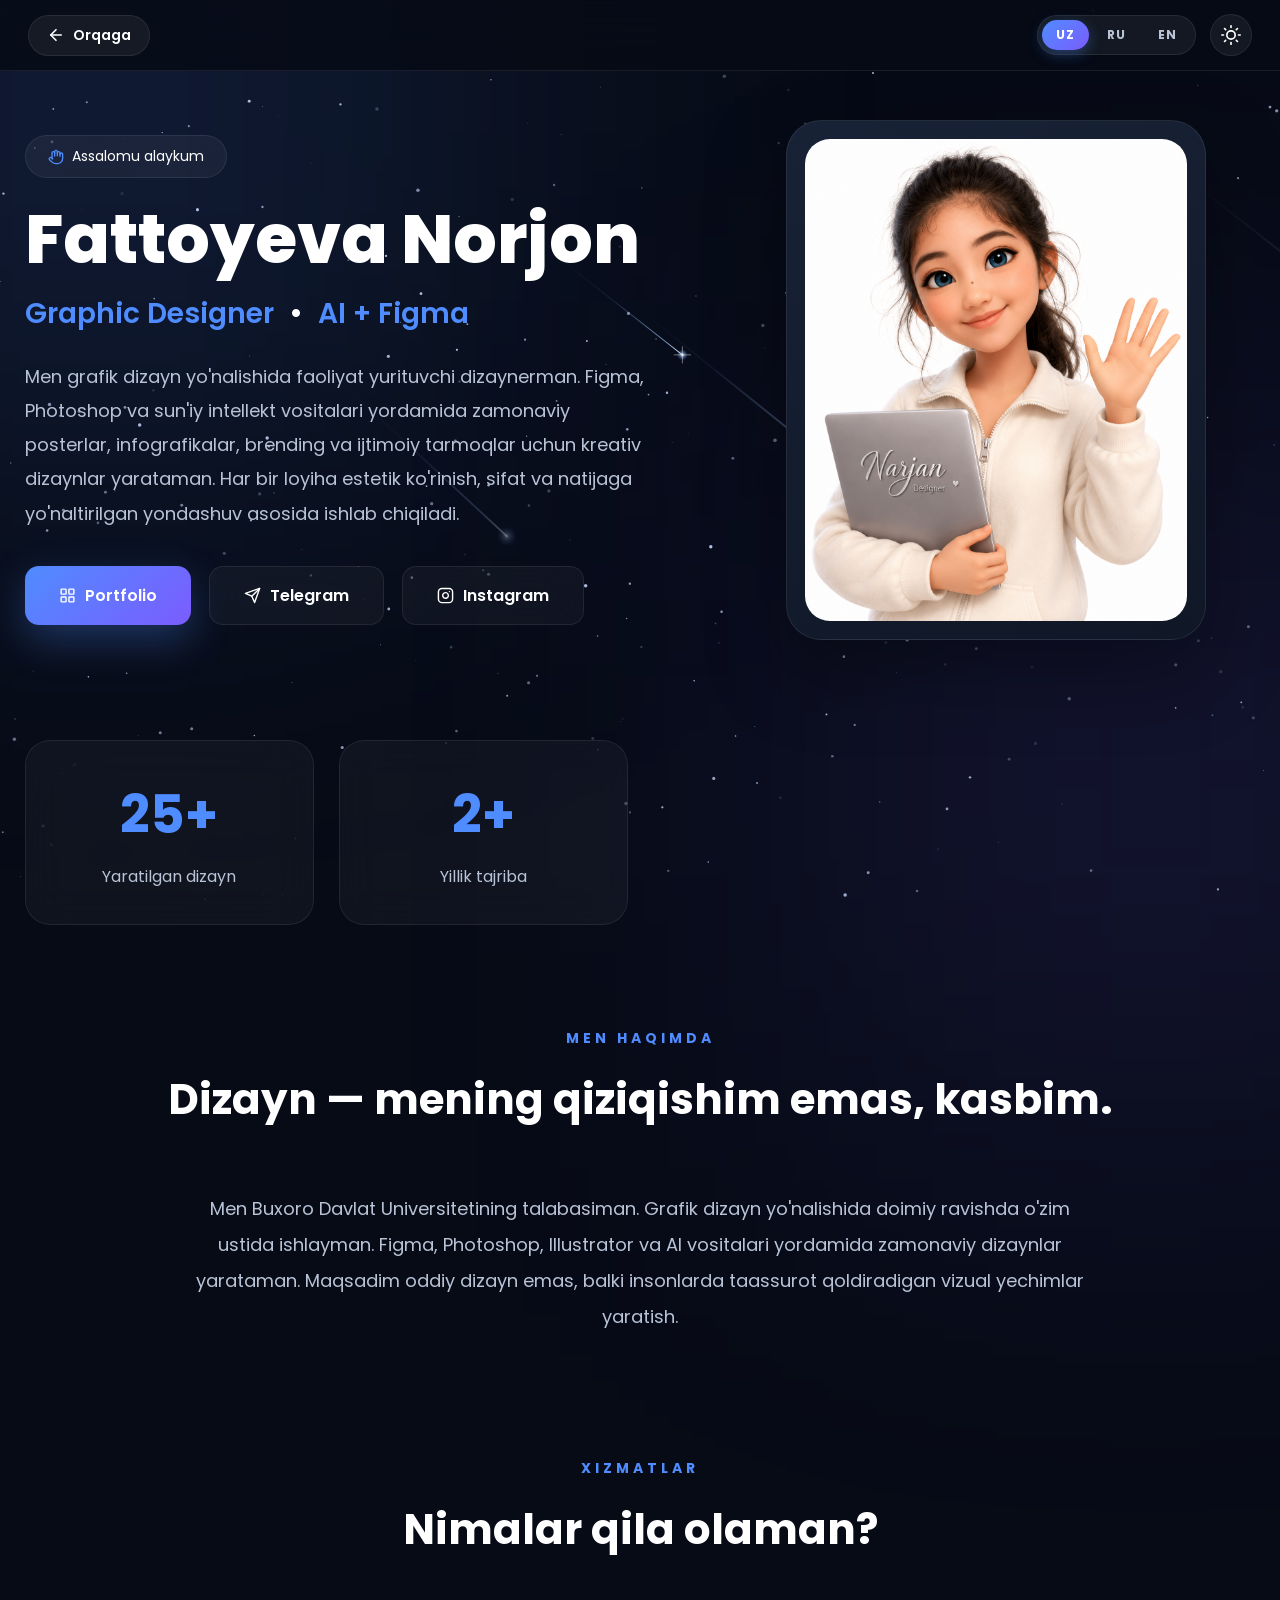
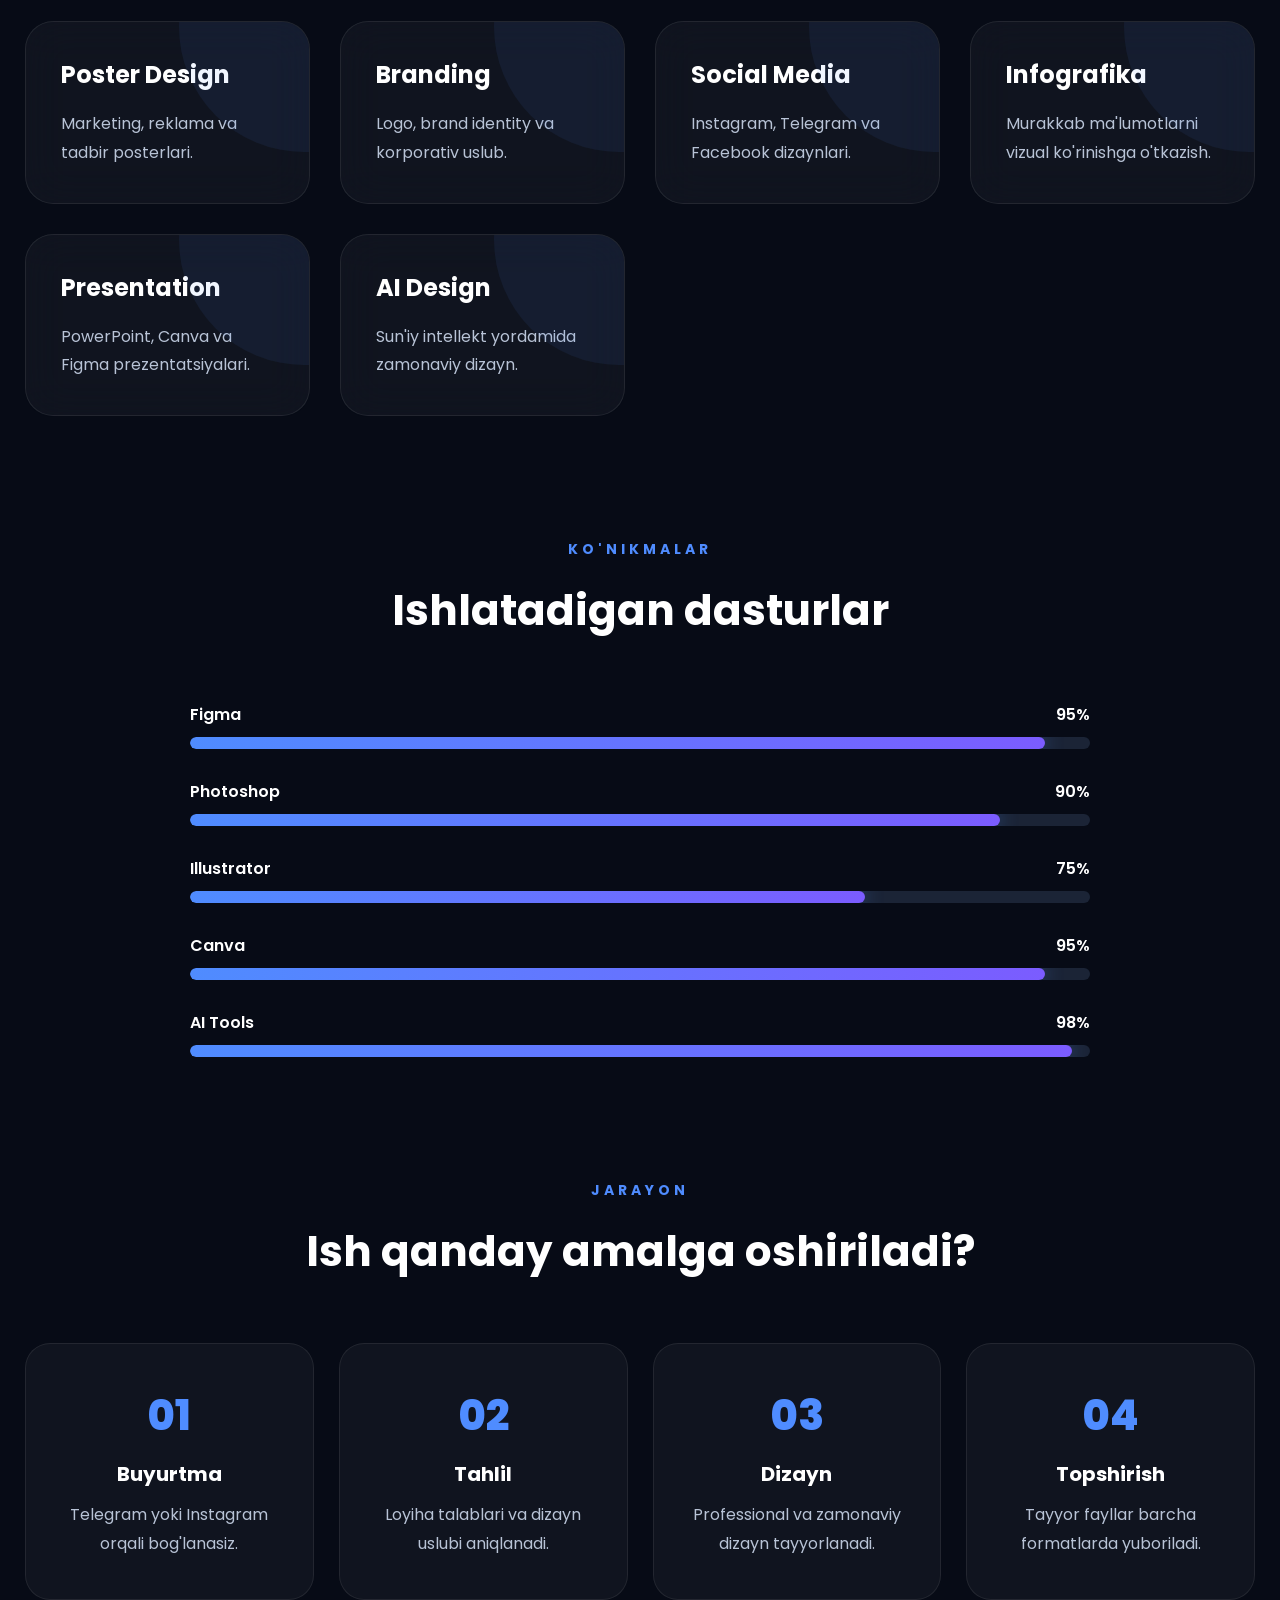
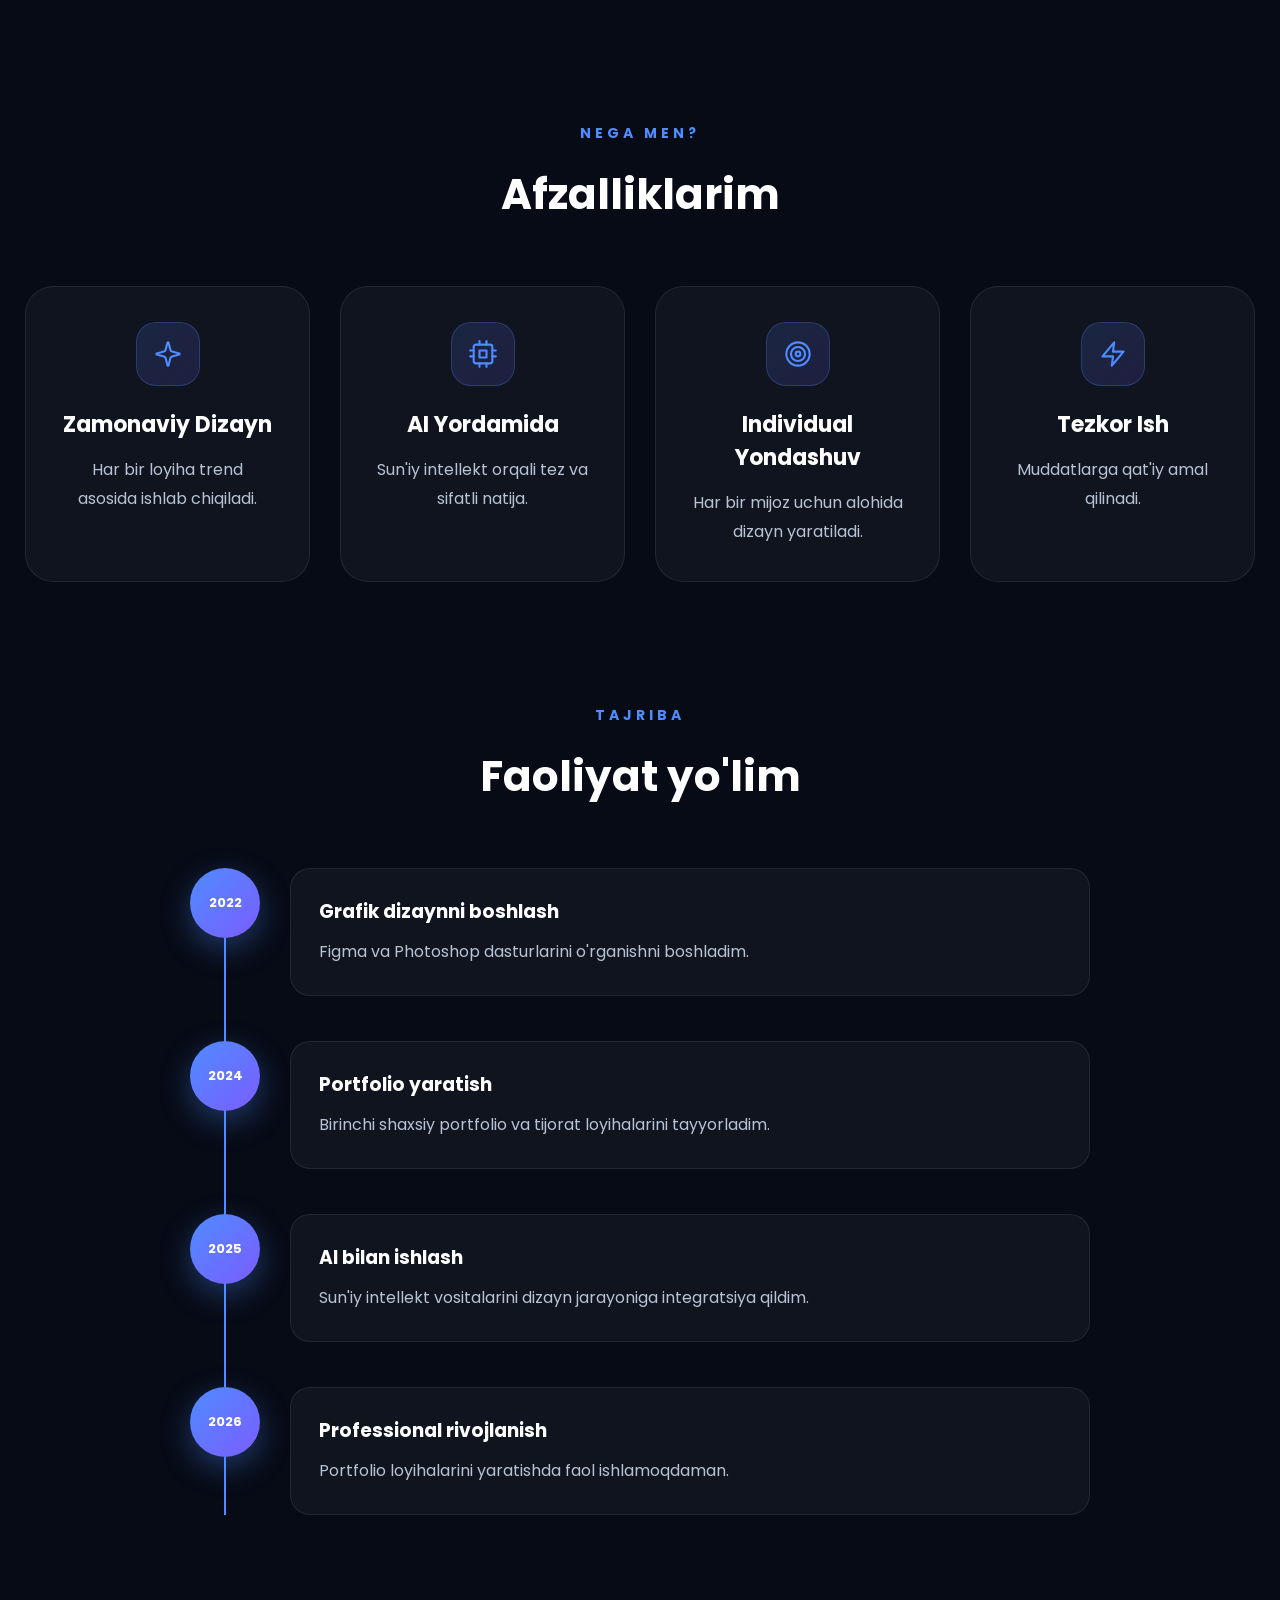
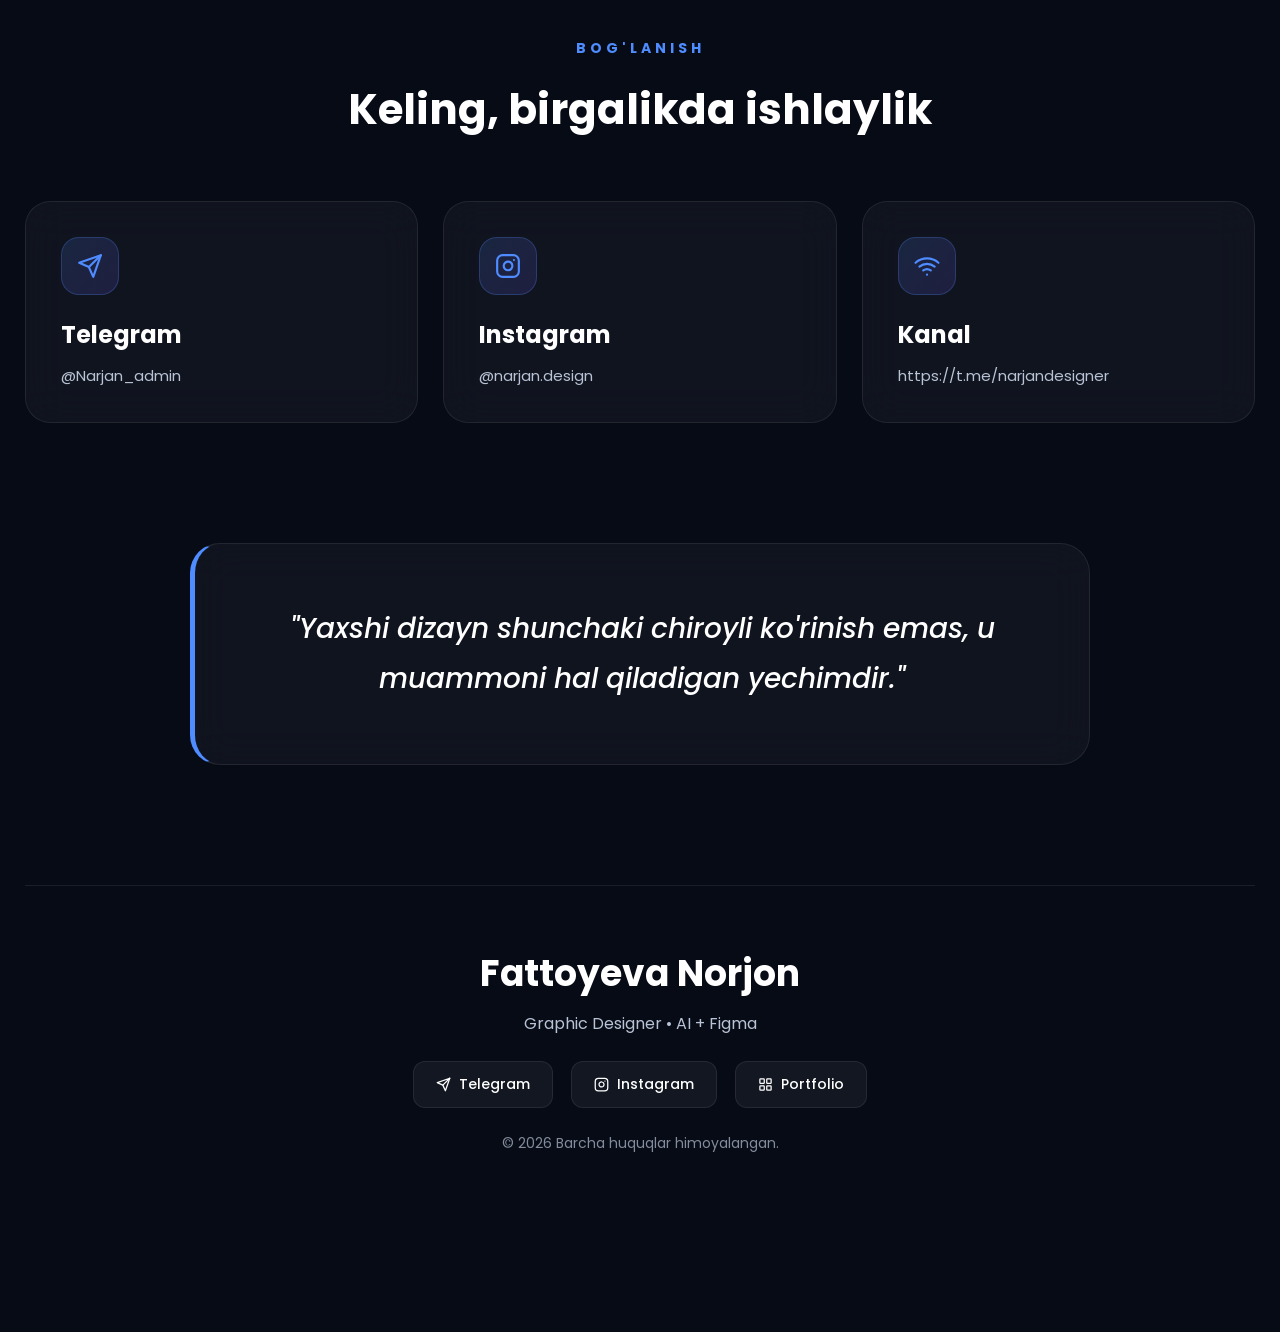
<file: about2.html>
<!DOCTYPE html>
<html lang="uz" data-theme="dark">

<head>
    <meta charset="UTF-8">
    <meta name="viewport" content="width=device-width, initial-scale=1.0">
    <title>Men haqimda | Fattoyeva Norjon | Dizayner</title>
    <link rel="stylesheet" href="style2.css">
    <link href="https://fonts.googleapis.com/css2?family=Poppins:wght@300;400;500;600;700;800&display=swap" rel="stylesheet">
</head>

<body>

    <canvas id="starCanvas" aria-hidden="true"></canvas>

    <!-- TOP BAR: Back + Language + Theme -->
    <div class="topbar">
        <a href="index.html" class="back-btn" id="backBtn">
            <svg width="18" height="18" viewBox="0 0 24 24" fill="none" stroke="currentColor" stroke-width="2.2" stroke-linecap="round" stroke-linejoin="round"><path d="M19 12H5"/><path d="m12 5-7 7 7 7"/></svg>
            <span data-i18n="back">Orqaga</span>
        </a>

        <div class="topbar-right">
            <!-- Language switcher -->
            <div class="lang-switcher">
                <button class="lang-btn active" data-lang="uz">UZ</button>
                <button class="lang-btn" data-lang="ru">RU</button>
                <button class="lang-btn" data-lang="en">EN</button>
            </div>

            <!-- Theme toggle -->
            <button class="theme-toggle" id="themeToggle" aria-label="Toggle theme">
                <span class="theme-icon sun">
                    <svg width="20" height="20" viewBox="0 0 24 24" fill="none" stroke="currentColor" stroke-width="2" stroke-linecap="round" stroke-linejoin="round"><circle cx="12" cy="12" r="5"/><line x1="12" y1="1" x2="12" y2="3"/><line x1="12" y1="21" x2="12" y2="23"/><line x1="4.22" y1="4.22" x2="5.64" y2="5.64"/><line x1="18.36" y1="18.36" x2="19.78" y2="19.78"/><line x1="1" y1="12" x2="3" y2="12"/><line x1="21" y1="12" x2="23" y2="12"/><line x1="4.22" y1="19.78" x2="5.64" y2="18.36"/><line x1="18.36" y1="5.64" x2="19.78" y2="4.22"/></svg>
                </span>
                <span class="theme-icon moon">
                    <svg width="20" height="20" viewBox="0 0 24 24" fill="none" stroke="currentColor" stroke-width="2" stroke-linecap="round" stroke-linejoin="round"><path d="M21 12.79A9 9 0 1 1 11.21 3 7 7 0 0 0 21 12.79z"/></svg>
                </span>
            </button>
        </div>
    </div>

    <section class="about2">
        <div class="about2-container">

            <!-- HERO -->
            <div class="about2-hero">
                <div class="about2-left">
                    <span class="about2-badge">
                        <svg width="16" height="16" viewBox="0 0 24 24" fill="none" stroke="currentColor" stroke-width="2" stroke-linecap="round" stroke-linejoin="round"><path d="M18 11V6a2 2 0 0 0-2-2 2 2 0 0 0-2 2"/><path d="M14 10V4a2 2 0 0 0-2-2 2 2 0 0 0-2 2v2"/><path d="M10 10.5V6a2 2 0 0 0-2-2 2 2 0 0 0-2 2v8"/><path d="M18 8a2 2 0 1 1 4 0v6a8 8 0 0 1-8 8h-2c-2.8 0-4.5-.86-5.99-2.34l-3.6-3.6a2 2 0 0 1 2.83-2.82L7 15"/></svg>
                        <span data-i18n="greeting">Assalomu alaykum</span>
                    </span>
                    <h1 class="about2-name">Fattoyeva Norjon</h1>
                    <h2 class="about2-job">Graphic Designer <span>•</span> AI + Figma</h2>
                    <p class="about2-text" data-i18n="heroDesc">
                        Men grafik dizayn yo'nalishida faoliyat yurituvchi dizaynerman. Figma, Photoshop va sun'iy intellekt vositalari yordamida zamonaviy posterlar, infografikalar, brending va ijtimoiy tarmoqlar uchun kreativ dizaynlar yarataman. Har bir loyiha estetik ko'rinish,
                        sifat va natijaga yo'naltirilgan yondashuv asosida ishlab chiqiladi.
                    </p>
                    <div class="about2-buttons">
                        <a href="image.html" class="about2-btn">
                            <svg width="18" height="18" viewBox="0 0 24 24" fill="none" stroke="currentColor" stroke-width="2" stroke-linecap="round" stroke-linejoin="round"><rect x="3" y="3" width="7" height="7" rx="1"/><rect x="14" y="3" width="7" height="7" rx="1"/><rect x="14" y="14" width="7" height="7" rx="1"/><rect x="3" y="14" width="7" height="7" rx="1"/></svg>                            Portfolio
                        </a>
                        <a href="https://t.me/Narjan_admin" class="about2-btn2">
                            <svg width="18" height="18" viewBox="0 0 24 24" fill="none" stroke="currentColor" stroke-width="2" stroke-linecap="round" stroke-linejoin="round"><line x1="22" y1="2" x2="11" y2="13"/><polygon points="22 2 15 22 11 13 2 9 22 2"/></svg>                            Telegram
                        </a>
                        <a href="https://instagram.com/narjan_designer" class="about2-btn2">
                            <svg width="18" height="18" viewBox="0 0 24 24" fill="none" stroke="currentColor" stroke-width="2" stroke-linecap="round" stroke-linejoin="round"><rect x="2" y="2" width="20" height="20" rx="5" ry="5"/><path d="M16 11.37A4 4 0 1 1 12.63 8 4 4 0 0 1 16 11.37z"/><line x1="17.5" y1="6.5" x2="17.51" y2="6.5"/></svg>                            Instagram
                        </a>
                    </div>
                </div>
                <div class="about2-right">
                    <div class="about2-image">
                        <img src="images/narjan.png" alt="Norjon">
                    </div>
                </div>
            </div>

            <!-- STATS -->
            <div class="about2-stats">
                <div class="about2-stat">
                    <h2>25+</h2>
                    <p data-i18n="stat1">Yaratilgan dizayn</p>
                </div>
                <div class="about2-stat">
                    <h2>2+</h2>
                    <p data-i18n="stat2">Yillik tajriba</p>
                </div>
            </div>

            <!-- ABOUT -->
            <section class="about2-about">
                <div class="about2-title">
                    <span data-i18n="aboutLabel">MEN HAQIMDA</span>
                    <h2 data-i18n="aboutTitle">Dizayn — mening qiziqishim emas, kasbim.</h2>
                </div>
                <p data-i18n="aboutDesc">
                    Men Buxoro Davlat Universitetining talabasiman. Grafik dizayn yo'nalishida doimiy ravishda o'zim ustida ishlayman. Figma, Photoshop, Illustrator va AI vositalari yordamida zamonaviy dizaynlar yarataman. Maqsadim oddiy dizayn emas, balki insonlarda taassurot
                    qoldiradigan vizual yechimlar yaratish.
                </p>
            </section>

            <!-- SERVICES -->
            <section class="about2-services">
                <div class="about2-title">
                    <span data-i18n="servicesLabel">XIZMATLAR</span>
                    <h2 data-i18n="servicesTitle">Nimalar qila olaman?</h2>
                </div>
                <div class="about2-grid">
                    <div class="about2-card">
                        <h3>Poster Design</h3>
                        <p data-i18n="service1">Marketing, reklama va tadbir posterlari.</p>
                    </div>
                    <div class="about2-card">
                        <h3>Branding</h3>
                        <p data-i18n="service2">Logo, brand identity va korporativ uslub.</p>
                    </div>
                    <div class="about2-card">
                        <h3>Social Media</h3>
                        <p data-i18n="service3">Instagram, Telegram va Facebook dizaynlari.</p>
                    </div>
                    <div class="about2-card">
                        <h3>Infografika</h3>
                        <p data-i18n="service4">Murakkab ma'lumotlarni vizual ko'rinishga o'tkazish.</p>
                    </div>
                    <div class="about2-card">
                        <h3>Presentation</h3>
                        <p data-i18n="service5">PowerPoint, Canva va Figma prezentatsiyalari.</p>
                    </div>
                    <div class="about2-card">
                        <h3>AI Design</h3>
                        <p data-i18n="service6">Sun'iy intellekt yordamida zamonaviy dizayn.</p>
                    </div>
                </div>
            </section>

            <!-- SKILLS -->
            <section class="about2-skills">
                <div class="about2-title">
                    <span data-i18n="skillsLabel">KO'NIKMALAR</span>
                    <h2 data-i18n="skillsTitle">Ishlatadigan dasturlar</h2>
                </div>
                <div class="about2-skill-list">
                    <div class="about2-skill">
                        <div class="about2-skill-head"><span>Figma</span><span>95%</span></div>
                        <div class="about2-progress">
                            <div class="about2-progress-fill" style="width:95%"></div>
                        </div>
                    </div>
                    <div class="about2-skill">
                        <div class="about2-skill-head"><span>Photoshop</span><span>90%</span></div>
                        <div class="about2-progress">
                            <div class="about2-progress-fill" style="width:90%"></div>
                        </div>
                    </div>
                    <div class="about2-skill">
                        <div class="about2-skill-head"><span>Illustrator</span><span>75%</span></div>
                        <div class="about2-progress">
                            <div class="about2-progress-fill" style="width:75%"></div>
                        </div>
                    </div>
                    <div class="about2-skill">
                        <div class="about2-skill-head"><span>Canva</span><span>95%</span></div>
                        <div class="about2-progress">
                            <div class="about2-progress-fill" style="width:95%"></div>
                        </div>
                    </div>
                    <div class="about2-skill">
                        <div class="about2-skill-head"><span>AI Tools</span><span>98%</span></div>
                        <div class="about2-progress">
                            <div class="about2-progress-fill" style="width:98%"></div>
                        </div>
                    </div>
                </div>
            </section>

            <!-- PROCESS -->
            <section class="about2-process">
                <div class="about2-title">
                    <span data-i18n="processLabel">JARAYON</span>
                    <h2 data-i18n="processTitle">Ish qanday amalga oshiriladi?</h2>
                </div>
                <div class="about2-process-grid">
                    <div class="about2-process-card">
                        <h3>01</h3>
                        <h4 data-i18n="p1title">Buyurtma</h4>
                        <p data-i18n="p1desc">Telegram yoki Instagram orqali bog'lanasiz.</p>
                    </div>
                    <div class="about2-process-card">
                        <h3>02</h3>
                        <h4 data-i18n="p2title">Tahlil</h4>
                        <p data-i18n="p2desc">Loyiha talablari va dizayn uslubi aniqlanadi.</p>
                    </div>
                    <div class="about2-process-card">
                        <h3>03</h3>
                        <h4 data-i18n="p3title">Dizayn</h4>
                        <p data-i18n="p3desc">Professional va zamonaviy dizayn tayyorlanadi.</p>
                    </div>
                    <div class="about2-process-card">
                        <h3>04</h3>
                        <h4 data-i18n="p4title">Topshirish</h4>
                        <p data-i18n="p4desc">Tayyor fayllar barcha formatlarda yuboriladi.</p>
                    </div>
                </div>
            </section>

            <!-- WHY ME -->
            <section class="about2-why">
                <div class="about2-title">
                    <span data-i18n="whyLabel">NEGA MEN?</span>
                    <h2 data-i18n="whyTitle">Afzalliklarim</h2>
                </div>
                <div class="about2-why-grid">
                    <div class="about2-why-card">
                        <div class="about2-why-icon">
                            <svg width="28" height="28" viewBox="0 0 24 24" fill="none" stroke="currentColor" stroke-width="1.8" stroke-linecap="round" stroke-linejoin="round"><path d="M9.937 15.5A2 2 0 0 0 8.5 14.063l-6.135-1.582a.5.5 0 0 1 0-.962L8.5 9.936A2 2 0 0 0 9.937 8.5l1.582-6.135a.5.5 0 0 1 .963 0L14.063 8.5A2 2 0 0 0 15.5 9.937l6.135 1.581a.5.5 0 0 1 0 .964L15.5 14.063a2 2 0 0 0-1.437 1.437l-1.582 6.135a.5.5 0 0 1-.963 0z"/></svg>
                        </div>
                        <h3 data-i18n="why1title">Zamonaviy Dizayn</h3>
                        <p data-i18n="why1desc">Har bir loyiha trend asosida ishlab chiqiladi.</p>
                    </div>
                    <div class="about2-why-card">
                        <div class="about2-why-icon">
                            <svg width="28" height="28" viewBox="0 0 24 24" fill="none" stroke="currentColor" stroke-width="1.8" stroke-linecap="round" stroke-linejoin="round"><rect x="4" y="4" width="16" height="16" rx="2"/><rect x="9" y="9" width="6" height="6"/><line x1="9" y1="1" x2="9" y2="4"/><line x1="15" y1="1" x2="15" y2="4"/><line x1="9" y1="20" x2="9" y2="23"/><line x1="15" y1="20" x2="15" y2="23"/><line x1="20" y1="9" x2="23" y2="9"/><line x1="20" y1="14" x2="23" y2="14"/><line x1="1" y1="9" x2="4" y2="9"/><line x1="1" y1="14" x2="4" y2="14"/></svg>
                        </div>
                        <h3 data-i18n="why2title">AI Yordamida</h3>
                        <p data-i18n="why2desc">Sun'iy intellekt orqali tez va sifatli natija.</p>
                    </div>
                    <div class="about2-why-card">
                        <div class="about2-why-icon">
                            <svg width="28" height="28" viewBox="0 0 24 24" fill="none" stroke="currentColor" stroke-width="1.8" stroke-linecap="round" stroke-linejoin="round"><circle cx="12" cy="12" r="10"/><circle cx="12" cy="12" r="6"/><circle cx="12" cy="12" r="2"/></svg>
                        </div>
                        <h3 data-i18n="why3title">Individual Yondashuv</h3>
                        <p data-i18n="why3desc">Har bir mijoz uchun alohida dizayn yaratiladi.</p>
                    </div>
                    <div class="about2-why-card">
                        <div class="about2-why-icon">
                            <svg width="28" height="28" viewBox="0 0 24 24" fill="none" stroke="currentColor" stroke-width="1.8" stroke-linecap="round" stroke-linejoin="round"><polygon points="13 2 3 14 12 14 11 22 21 10 12 10 13 2"/></svg>
                        </div>
                        <h3 data-i18n="why4title">Tezkor Ish</h3>
                        <p data-i18n="why4desc">Muddatlarga qat'iy amal qilinadi.</p>
                    </div>
                </div>
            </section>

            <!-- EXPERIENCE -->
            <section class="about2-experience">
                <div class="about2-title">
                    <span data-i18n="expLabel">TAJRIBA</span>
                    <h2 data-i18n="expTitle">Faoliyat yo'lim</h2>
                </div>
                <div class="about2-timeline">
                    <div class="about2-time-item">
                        <div class="about2-year">2022</div>
                        <div class="about2-content">
                            <h3 data-i18n="exp1title">Grafik dizaynni boshlash</h3>
                            <p data-i18n="exp1desc">Figma va Photoshop dasturlarini o'rganishni boshladim.</p>
                        </div>
                    </div>
                    <div class="about2-time-item">
                        <div class="about2-year">2024</div>
                        <div class="about2-content">
                            <h3 data-i18n="exp2title">Portfolio yaratish</h3>
                            <p data-i18n="exp2desc">Birinchi shaxsiy portfolio va tijorat loyihalarini tayyorladim.</p>
                        </div>
                    </div>
                    <div class="about2-time-item">
                        <div class="about2-year">2025</div>
                        <div class="about2-content">
                            <h3 data-i18n="exp3title">AI bilan ishlash</h3>
                            <p data-i18n="exp3desc">Sun'iy intellekt vositalarini dizayn jarayoniga integratsiya qildim.</p>
                        </div>
                    </div>
                    <div class="about2-time-item">
                        <div class="about2-year">2026</div>
                        <div class="about2-content">
                            <h3 data-i18n="exp4title">Professional rivojlanish</h3>
                            <p data-i18n="exp4desc">Portfolio loyihalarini yaratishda faol ishlamoqdaman.</p>
                        </div>
                    </div>
                </div>
            </section>

            <!-- CONTACT -->
            <section class="about2-contact">
                <div class="about2-title">
                    <span data-i18n="contactLabel">BOG'LANISH</span>
                    <h2 data-i18n="contactTitle">Keling, birgalikda ishlaylik</h2>
                </div>
                <div class="about2-contact-grid">
                    <a href="https://t.me/Narjan_admin" class="about2-contact-card">
                        <div class="about2-contact-icon">
                            <svg width="26" height="26" viewBox="0 0 24 24" fill="none" stroke="currentColor" stroke-width="2" stroke-linecap="round" stroke-linejoin="round"><line x1="22" y1="2" x2="11" y2="13"/><polygon points="22 2 15 22 11 13 2 9 22 2"/></svg>
                        </div>
                        <h3>Telegram</h3>
                        <p>@Narjan_admin</p>
                    </a>
                    <a href="#" class="about2-contact-card">
                        <div class="about2-contact-icon">
                            <svg width="26" height="26" viewBox="0 0 24 24" fill="none" stroke="currentColor" stroke-width="2" stroke-linecap="round" stroke-linejoin="round"><rect x="2" y="2" width="20" height="20" rx="5" ry="5"/><path d="M16 11.37A4 4 0 1 1 12.63 8 4 4 0 0 1 16 11.37z"/><line x1="17.5" y1="6.5" x2="17.51" y2="6.5"/></svg>
                        </div>
                        <h3>Instagram</h3>
                        <p>@narjan.design</p>
                    </a>
                    <a href="https://t.me/narjandesigner" class="about2-contact-card">
                        <div class="about2-contact-icon">
                            <svg width="26" height="26" viewBox="0 0 24 24" fill="none" stroke="currentColor" stroke-width="2" stroke-linecap="round" stroke-linejoin="round"><path d="M5 12.55a11 11 0 0 1 14.08 0"/><path d="M1.42 9a16 16 0 0 1 21.16 0"/><path d="M8.53 16.11a6 6 0 0 1 6.95 0"/><line x1="12" y1="20" x2="12.01" y2="20"/></svg>
                        </div>
                        <h3 data-i18n="channel">Kanal</h3>
                        <p>https://t.me/narjandesigner</p>
                    </a>
                </div>
            </section>

            <!-- QUOTE -->
            <section class="about2-quote">
                <blockquote data-i18n="quote">
                    "Yaxshi dizayn shunchaki chiroyli ko'rinish emas, u muammoni hal qiladigan yechimdir."
                </blockquote>
            </section>

            <!-- FOOTER -->
            <footer class="about2-footer">
                <h2>Fattoyeva Norjon</h2>
                <p>Graphic Designer • AI + Figma</p>
                <div class="about2-social">
                    <a href="https://t.me/@Narjan_admin">
                        <svg width="16" height="16" viewBox="0 0 24 24" fill="none" stroke="currentColor" stroke-width="2" stroke-linecap="round" stroke-linejoin="round"><line x1="22" y1="2" x2="11" y2="13"/><polygon points="22 2 15 22 11 13 2 9 22 2"/></svg>                        Telegram
                    </a>
                    <a href="https://instagram.com/narjan.design">
                        <svg width="16" height="16" viewBox="0 0 24 24" fill="none" stroke="currentColor" stroke-width="2" stroke-linecap="round" stroke-linejoin="round"><rect x="2" y="2" width="20" height="20" rx="5" ry="5"/><path d="M16 11.37A4 4 0 1 1 12.63 8 4 4 0 0 1 16 11.37z"/><line x1="17.5" y1="6.5" x2="17.51" y2="6.5"/></svg>                        Instagram
                    </a>
                    <a href="image.html">
                        <svg width="16" height="16" viewBox="0 0 24 24" fill="none" stroke="currentColor" stroke-width="2" stroke-linecap="round" stroke-linejoin="round"><rect x="3" y="3" width="7" height="7" rx="1"/><rect x="14" y="3" width="7" height="7" rx="1"/><rect x="14" y="14" width="7" height="7" rx="1"/><rect x="3" y="14" width="7" height="7" rx="1"/></svg>                        Portfolio
                    </a>
                </div>
                <p class="about2-copy" data-i18n="copyright">© 2026 Barcha huquqlar himoyalangan.</p>
            </footer>

        </div>
    </section>

    <script>
        /* ══════════════════════════════════════
                                                                                                       1. TRANSLATIONS
                                                                                                    ══════════════════════════════════════ */
        const translations = {
            uz: {
                back: "Orqaga",
                greeting: "Assalomu alaykum",
                heroDesc: "Men grafik dizayn yo'nalishida faoliyat yurituvchi dizaynerman. Figma, Photoshop va sun'iy intellekt vositalari yordamida zamonaviy posterlar, infografikalar, brending va ijtimoiy tarmoqlar uchun kreativ dizaynlar yarataman. Har bir loyiha estetik ko'rinish, sifat va natijaga yo'naltirilgan yondashuv asosida ishlab chiqiladi.",
                stat1: "Yaratilgan dizayn",
                stat2: "Yillik tajriba",
                aboutLabel: "MEN HAQIMDA",
                aboutTitle: "Dizayn — mening qiziqishim emas, kasbim.",
                aboutDesc: "Men Buxoro Davlat Universitetining talabasiman. Grafik dizayn yo'nalishida doimiy ravishda o'zim ustida ishlayman. Figma, Photoshop, Illustrator va AI vositalari yordamida zamonaviy dizaynlar yarataman. Maqsadim oddiy dizayn emas, balki insonlarda taassurot qoldiradigan vizual yechimlar yaratish.",
                servicesLabel: "XIZMATLAR",
                servicesTitle: "Nimalar qila olaman?",
                service1: "Marketing, reklama va tadbir posterlari.",
                service2: "Logo, brand identity va korporativ uslub.",
                service3: "Instagram, Telegram va Facebook dizaynlari.",
                service4: "Murakkab ma'lumotlarni vizual ko'rinishga o'tkazish.",
                service5: "PowerPoint, Canva va Figma prezentatsiyalari.",
                service6: "Sun'iy intellekt yordamida zamonaviy dizayn.",
                skillsLabel: "KO'NIKMALAR",
                skillsTitle: "Ishlatadigan dasturlar",
                processLabel: "JARAYON",
                processTitle: "Ish qanday amalga oshiriladi?",
                p1title: "Buyurtma",
                p1desc: "Telegram yoki Instagram orqali bog'lanasiz.",
                p2title: "Tahlil",
                p2desc: "Loyiha talablari va dizayn uslubi aniqlanadi.",
                p3title: "Dizayn",
                p3desc: "Professional va zamonaviy dizayn tayyorlanadi.",
                p4title: "Topshirish",
                p4desc: "Tayyor fayllar barcha formatlarda yuboriladi.",
                whyLabel: "NEGA MEN?",
                whyTitle: "Afzalliklarim",
                why1title: "Zamonaviy Dizayn",
                why1desc: "Har bir loyiha trend asosida ishlab chiqiladi.",
                why2title: "AI Yordamida",
                why2desc: "Sun'iy intellekt orqali tez va sifatli natija.",
                why3title: "Individual Yondashuv",
                why3desc: "Har bir mijoz uchun alohida dizayn yaratiladi.",
                why4title: "Tezkor Ish",
                why4desc: "Muddatlarga qat'iy amal qilinadi.",
                expLabel: "TAJRIBA",
                expTitle: "Faoliyat yo'lim",
                exp1title: "Grafik dizaynni boshlash",
                exp1desc: "Figma va Photoshop dasturlarini o'rganishni boshladim.",
                exp2title: "Portfolio yaratish",
                exp2desc: "Birinchi shaxsiy portfolio va tijorat loyihalarini tayyorladim.",
                exp3title: "AI bilan ishlash",
                exp3desc: "Sun'iy intellekt vositalarini dizayn jarayoniga integratsiya qildim.",
                exp4title: "Professional rivojlanish",
                exp4desc: "Portfolio loyihalarini yaratishda faol ishlamoqdaman.",
                contactLabel: "BOG'LANISH",
                contactTitle: "Keling, birgalikda ishlaylik",
                channel: "Kanal",
                quote: '"Yaxshi dizayn shunchaki chiroyli ko\'rinish emas, u muammoni hal qiladigan yechimdir."',
                copyright: "© 2026 Barcha huquqlar himoyalangan."
            },
            ru: {
                back: "Назад",
                greeting: "Добро пожаловать",
                heroDesc: "Я дизайнер, работающий в сфере графического дизайна. Создаю современные постеры, инфографику, брендинг и креативные дизайны для социальных сетей с помощью Figma, Photoshop и инструментов искусственного интеллекта. Каждый проект разрабатывается с акцентом на эстетику, качество и результат.",
                stat1: "Создано дизайнов",
                stat2: "Лет опыта",
                aboutLabel: "ОБО МНЕ",
                aboutTitle: "Дизайн — это не хобби, это моя профессия.",
                aboutDesc: "Я студент Бухарского государственного университета. Постоянно совершенствую себя в области графического дизайна. Создаю современные дизайны с помощью Figma, Photoshop, Illustrator и инструментов AI. Моя цель — не просто дизайн, а визуальные решения, которые оставляют впечатление.",
                servicesLabel: "УСЛУГИ",
                servicesTitle: "Что я умею?",
                service1: "Постеры для маркетинга, рекламы и мероприятий.",
                service2: "Логотип, фирменный стиль и корпоративный дизайн.",
                service3: "Дизайн для Instagram, Telegram и Facebook.",
                service4: "Преобразование сложных данных в визуальный формат.",
                service5: "Презентации в PowerPoint, Canva и Figma.",
                service6: "Современный дизайн с помощью искусственного интеллекта.",
                skillsLabel: "НАВЫКИ",
                skillsTitle: "Инструменты",
                processLabel: "ПРОЦЕСС",
                processTitle: "Как происходит работа?",
                p1title: "Заказ",
                p1desc: "Свяжитесь через Telegram или Instagram.",
                p2title: "Анализ",
                p2desc: "Определяются требования и стиль дизайна.",
                p3title: "Дизайн",
                p3desc: "Подготавливается профессиональный современный дизайн.",
                p4title: "Сдача",
                p4desc: "Готовые файлы отправляются во всех форматах.",
                whyLabel: "ПОЧЕМУ Я?",
                whyTitle: "Мои преимущества",
                why1title: "Современный дизайн",
                why1desc: "Каждый проект разрабатывается на основе трендов.",
                why2title: "С помощью AI",
                why2desc: "Быстрый и качественный результат через ИИ.",
                why3title: "Индивидуальный подход",
                why3desc: "Для каждого клиента создаётся уникальный дизайн.",
                why4title: "Быстрая работа",
                why4desc: "Строгое соблюдение сроков.",
                expLabel: "ОПЫТ",
                expTitle: "Мой путь",
                exp1title: "Начало графического дизайна",
                exp1desc: "Начал изучать Figma и Photoshop.",
                exp2title: "Создание портфолио",
                exp2desc: "Подготовил первое портфолио и коммерческие проекты.",
                exp3title: "Работа с AI",
                exp3desc: "Интегрировал инструменты ИИ в процесс дизайна.",
                exp4title: "Профессиональное развитие",
                exp4desc: "Активно работаю над созданием портфолио.",
                contactLabel: "КОНТАКТЫ",
                contactTitle: "Давайте работать вместе",
                channel: "Канал",
                quote: '"Хороший дизайн — это не просто красивый вид, это решение, которое решает проблему."',
                copyright: "© 2026 Все права защищены."
            },
            en: {
                back: "Back",
                greeting: "Welcome",
                heroDesc: "I am a graphic designer specializing in visual design. I create modern posters, infographics, branding, and creative designs for social media using Figma, Photoshop, and AI tools. Every project is developed with a focus on aesthetics, quality, and results.",
                stat1: "Designs Created",
                stat2: "Years of Experience",
                aboutLabel: "ABOUT ME",
                aboutTitle: "Design is not just my passion — it's my profession.",
                aboutDesc: "I am a student at Bukhara State University. I constantly improve myself in graphic design. I create modern designs using Figma, Photoshop, Illustrator, and AI tools. My goal is not just design, but visual solutions that leave a lasting impression.",
                servicesLabel: "SERVICES",
                servicesTitle: "What can I do?",
                service1: "Marketing, advertising, and event posters.",
                service2: "Logo, brand identity, and corporate style.",
                service3: "Instagram, Telegram, and Facebook designs.",
                service4: "Transforming complex data into visual formats.",
                service5: "PowerPoint, Canva, and Figma presentations.",
                service6: "Modern design powered by artificial intelligence.",
                skillsLabel: "SKILLS",
                skillsTitle: "Tools I use",
                processLabel: "PROCESS",
                processTitle: "How does it work?",
                p1title: "Order",
                p1desc: "Contact me via Telegram or Instagram.",
                p2title: "Analysis",
                p2desc: "Project requirements and design style are defined.",
                p3title: "Design",
                p3desc: "A professional and modern design is prepared.",
                p4title: "Delivery",
                p4desc: "Final files are delivered in all formats.",
                whyLabel: "WHY ME?",
                whyTitle: "My Advantages",
                why1title: "Modern Design",
                why1desc: "Every project is developed based on current trends.",
                why2title: "AI-Powered",
                why2desc: "Fast and high-quality results through AI.",
                why3title: "Individual Approach",
                why3desc: "A unique design is created for each client.",
                why4title: "Fast Delivery",
                why4desc: "Strict adherence to deadlines.",
                expLabel: "EXPERIENCE",
                expTitle: "My Journey",
                exp1title: "Starting Graphic Design",
                exp1desc: "Started learning Figma and Photoshop.",
                exp2title: "Building Portfolio",
                exp2desc: "Prepared first personal portfolio and commercial projects.",
                exp3title: "Working with AI",
                exp3desc: "Integrated AI tools into the design process.",
                exp4title: "Professional Growth",
                exp4desc: "Actively working on portfolio projects.",
                contactLabel: "CONTACT",
                contactTitle: "Let's work together",
                channel: "Channel",
                quote: '"Good design is not just a beautiful appearance — it is a solution that solves a problem."',
                copyright: "© 2026 All rights reserved."
            }
        };

        let currentLang = localStorage.getItem('lang') || 'uz';

        function applyLang(lang) {
            currentLang = lang;
            localStorage.setItem('lang', lang);
            const t = translations[lang];
            document.querySelectorAll('[data-i18n]').forEach(el => {
                const key = el.getAttribute('data-i18n');
                if (t[key] !== undefined) el.textContent = t[key];
            });
            document.querySelectorAll('.lang-btn').forEach(btn => {
                btn.classList.toggle('active', btn.dataset.lang === lang);
            });
            document.documentElement.lang = lang;
        }

        document.querySelectorAll('.lang-btn').forEach(btn => {
            btn.addEventListener('click', () => applyLang(btn.dataset.lang));
        });

        applyLang(currentLang);

        /* ══════════════════════════════════════
           2. THEME TOGGLE
        ══════════════════════════════════════ */
        const html = document.documentElement;
        const themeToggle = document.getElementById('themeToggle');
        let currentTheme = localStorage.getItem('theme') || 'dark';

        function applyTheme(theme) {
            currentTheme = theme;
            html.setAttribute('data-theme', theme);
            localStorage.setItem('theme', theme);
        }

        themeToggle.addEventListener('click', () => {
            applyTheme(currentTheme === 'dark' ? 'light' : 'dark');
        });

        applyTheme(currentTheme);

        /* ══════════════════════════════════════
           3. STAR CANVAS
        ══════════════════════════════════════ */
        (function() {
            const canvas = document.getElementById('starCanvas');
            const ctx = canvas.getContext('2d');

            function setSize() {
                canvas.width = window.innerWidth;
                canvas.height = window.innerHeight;
            }
            setSize();

            if (window.matchMedia('(prefers-reduced-motion: reduce)').matches) return;

            /* ── Background stars — 400 ── */
            const BG_COUNT = 300;
            const bgStars = Array.from({
                length: BG_COUNT
            }, () => ({
                x: Math.random() * canvas.width,
                y: Math.random() * canvas.height,
                r: Math.random() * 1.6 + 0.2,
                alpha: Math.random() * 0.75 + 0.15,
                da: (Math.random() * 0.007 + 0.002) * (Math.random() > .5 ? 1 : -1),
                hue: Math.random() > .6 ? '180,210,255' : (Math.random() > .5 ? '210,180,255' : '255,240,200')
            }));

            function getStarColor() {
                return html.getAttribute('data-theme') === 'light' ? '#3a5fa0' : '#c8d8ff';
            }

            function drawBgStars() {
                const col = getStarColor();
                bgStars.forEach(s => {
                    s.alpha += s.da;
                    if (s.alpha > 0.9) {
                        s.alpha = 0.9;
                        s.da *= -1;
                    }
                    if (s.alpha < 0.08) {
                        s.alpha = 0.08;
                        s.da *= -1;
                    }
                    ctx.save();
                    ctx.globalAlpha = s.alpha;
                    ctx.beginPath();
                    ctx.arc(s.x, s.y, s.r, 0, Math.PI * 2);
                    ctx.fillStyle = col;
                    ctx.fill();
                    ctx.restore();
                });
            }

            /* ── Shooting stars — max 5 ── */
            const MAX = 10;
            const pool = [];

            function spawn() {
                const fromTop = Math.random() < 0.6;
                let x, y;
                if (fromTop) {
                    x = Math.random() * canvas.width;
                    y = -60;
                } else {
                    x = -60;
                    y = Math.random() * canvas.height * 0.6;
                }
                const angle = Math.PI / 4 + (Math.random() - 0.5) * 0.45;
                const spd = Math.random() * 14 + 6;
                const hue = Math.random() > .45 ? '160,200,255' : '200,160,255';
                return {
                    x,
                    y,
                    vx: Math.cos(angle) * spd,
                    vy: Math.sin(angle) * spd,
                    spd,
                    len: Math.random() * 300 + 140,
                    w: Math.random() * 1.6 + 0.8,
                    alpha: 0,
                    fadingIn: true,
                    hue
                };
            }

            /* Staggered initial stars */
            for (let i = 0; i < 6; i++) {
                const s = spawn();
                const skip = Math.floor(Math.random() * 120);
                s.x += s.vx * skip;
                s.y += s.vy * skip;
                s.alpha = Math.random() * 0.75 + 0.1;
                s.fadingIn = false;
                pool.push(s);
            }

            function drawShooter(s) {
                const tx = s.x - (s.vx / s.spd) * s.len;
                const ty = s.y - (s.vy / s.spd) * s.len;
                const g = ctx.createLinearGradient(s.x, s.y, tx, ty);
                g.addColorStop(0, `rgba(255,255,255,${s.alpha})`);
                g.addColorStop(0.12, `rgba(${s.hue},${(s.alpha*.75).toFixed(2)})`);
                g.addColorStop(0.55, `rgba(${s.hue},${(s.alpha*.12).toFixed(2)})`);
                g.addColorStop(1, `rgba(${s.hue},0)`);
                ctx.save();
                ctx.beginPath();
                ctx.moveTo(s.x, s.y);
                ctx.lineTo(tx, ty);
                ctx.strokeStyle = g;
                ctx.lineWidth = s.w;
                ctx.lineCap = 'round';
                ctx.stroke();
                const gl = ctx.createRadialGradient(s.x, s.y, 0, s.x, s.y, s.w * 5.5);
                gl.addColorStop(0, `rgba(255,255,255,${s.alpha})`);
                gl.addColorStop(.45, `rgba(${s.hue},${(s.alpha*.45).toFixed(2)})`);
                gl.addColorStop(1, 'rgba(100,140,255,0)');
                ctx.beginPath();
                ctx.arc(s.x, s.y, s.w * 5.5, 0, Math.PI * 2);
                ctx.fillStyle = gl;
                ctx.fill();
                if (s.alpha > 0.55) {
                    ctx.globalAlpha = s.alpha * 0.65;
                    ctx.strokeStyle = '#ffffff';
                    ctx.lineWidth = 0.7;
                    const sp = s.w * 8;
                    ctx.beginPath();
                    ctx.moveTo(s.x - sp, s.y);
                    ctx.lineTo(s.x + sp, s.y);
                    ctx.moveTo(s.x, s.y - sp);
                    ctx.lineTo(s.x, s.y + sp);
                    ctx.stroke();
                }
                ctx.restore();
            }

            let lastSpawn = 0,
                animId;

            function animate(now) {
                ctx.clearRect(0, 0, canvas.width, canvas.height);
                drawBgStars();

                if (pool.length < MAX && now - lastSpawn > 1000 + Math.random() * 2000) {
                    pool.push(spawn());
                    lastSpawn = now;
                }

                for (let i = pool.length - 1; i >= 0; i--) {
                    const s = pool[i];
                    s.fadingIn ?
                        (s.alpha = Math.min(1, s.alpha + 0.045), s.alpha >= 1 && (s.fadingIn = false)) :
                        (s.alpha = Math.max(0, s.alpha - 0.006));
                    s.x += s.vx;
                    s.y += s.vy;
                    drawShooter(s);
                    if (s.alpha <= 0 || s.x > canvas.width + 400 || s.y > canvas.height + 400) pool.splice(i, 1);
                }
                animId = requestAnimationFrame(animate);
            }
            animId = requestAnimationFrame(animate);

            window.addEventListener('resize', () => {
                setSize();
                bgStars.forEach(s => {
                    if (s.x > canvas.width) s.x = Math.random() * canvas.width;
                    if (s.y > canvas.height) s.y = Math.random() * canvas.height;
                });
            });

            document.addEventListener('visibilitychange', () => {
                document.hidden ? cancelAnimationFrame(animId) : (animId = requestAnimationFrame(animate));
            });
        })();
    </script>

</body>

</html>
</file>
<file: style2.css>
/* =====================================
   ABOUT2.CSS — Dark/Light + i18n + Back btn
====================================== */

@import url('https://fonts.googleapis.com/css2?family=Poppins:wght@300;400;500;600;700;800&display=swap');

/* ── DARK mode (default) ── */
:root {
    --bg:       #070b16;
    --card:     #101827;
    --card2:    #182236;
    --text:     #ffffff;
    --text2:    #b8c3d6;
    --primary:  #4f8cff;
    --primary2: #7b5cff;
    --border:   rgba(255,255,255,.08);
    --topbar-bg: rgba(7,11,22,.85);
    --topbar-border: rgba(255,255,255,.08);
    --back-hover: rgba(79,140,255,.15);
    --lang-bg:   rgba(255,255,255,.06);
    --lang-active-bg: linear-gradient(135deg,#4f8cff,#7b5cff);
    --progress-track: #1b2436;
    --timeline-line: #4f8cff;
    --glow1: #4f8cff25;
    --glow2: #7b5cff20;
}

/* ── LIGHT mode ── */
[data-theme="light"] {
    --bg:       #f0f4ff;
    --card:     #ffffff;
    --card2:    #e8eeff;
    --text:     #0d1b3e;
    --text2:    #4a5a7a;
    --primary:  #2563eb;
    --primary2: #7c3aed;
    --border:   rgba(0,0,50,.10);
    --topbar-bg: rgba(240,244,255,.90);
    --topbar-border: rgba(0,0,50,.10);
    --back-hover: rgba(37,99,235,.12);
    --lang-bg:   rgba(0,0,50,.07);
    --lang-active-bg: linear-gradient(135deg,#2563eb,#7c3aed);
    --progress-track: #dde3f0;
    --timeline-line: #2563eb;
    --glow1: #2563eb18;
    --glow2: #7c3aed14;
}

* { margin:0; padding:0; box-sizing:border-box; }

html { scroll-behavior:smooth; }

body {
    font-family: Poppins, sans-serif;
    background: var(--bg);
    color: var(--text);
    overflow-x: hidden;
    transition: background .4s, color .4s;
}

/* ── Star canvas ── */
#starCanvas {
    position:fixed; inset:0;
    width:100%; height:100%;
    z-index:-1; pointer-events:none; display:block;
}

/* ── Background glows ── */
body::before {
    content:""; position:fixed;
    width:700px; height:700px; left:-250px; top:-250px;
    background: var(--glow1); filter:blur(180px); z-index:-2;
    transition: background .4s;
}
body::after {
    content:""; position:fixed;
    width:650px; height:650px; right:-200px; bottom:-200px;
    background: var(--glow2); filter:blur(180px); z-index:-2;
    transition: background .4s;
}

/* ══════════════════════════════════════
   TOP BAR
══════════════════════════════════════ */
.topbar {
    position: fixed;
    top: 0; left: 0; right: 0;
    z-index: 1000;
    display: flex;
    align-items: center;
    justify-content: space-between;
    padding: 14px 28px;
    background: var(--topbar-bg);
    border-bottom: 1px solid var(--topbar-border);
    backdrop-filter: blur(20px);
    -webkit-backdrop-filter: blur(20px);
    transition: background .4s, border-color .4s;
}

.topbar-right {
    display: flex;
    align-items: center;
    gap: 14px;
}

/* Back button */
.back-btn {
    display: inline-flex;
    align-items: center;
    gap: 8px;
    text-decoration: none;
    color: var(--text);
    font-size: 14px;
    font-weight: 600;
    padding: 9px 18px;
    border-radius: 50px;
    border: 1px solid var(--border);
    background: var(--lang-bg);
    transition: .3s;
}
.back-btn:hover {
    background: var(--back-hover);
    border-color: var(--primary);
    color: var(--primary);
    transform: translateX(-3px);
}
.back-btn svg { flex-shrink:0; transition: transform .3s; }
.back-btn:hover svg { transform: translateX(-3px); }

/* Language switcher */
.lang-switcher {
    display: flex;
    gap: 4px;
    background: var(--lang-bg);
    border: 1px solid var(--border);
    border-radius: 50px;
    padding: 4px;
}
.lang-btn {
    background: none;
    border: none;
    cursor: pointer;
    color: var(--text2);
    font-family: Poppins, sans-serif;
    font-size: 12px;
    font-weight: 700;
    padding: 6px 14px;
    border-radius: 50px;
    transition: .25s;
    letter-spacing: 1px;
}
.lang-btn:hover { color: var(--primary); }
.lang-btn.active {
    background: var(--lang-active-bg);
    color: #fff;
    box-shadow: 0 4px 14px rgba(79,140,255,.35);
}

/* Theme toggle */
.theme-toggle {
    background: var(--lang-bg);
    border: 1px solid var(--border);
    border-radius: 50%;
    width: 42px; height: 42px;
    display: flex; align-items: center; justify-content: center;
    cursor: pointer;
    color: var(--text);
    transition: .3s;
    position: relative;
    overflow: hidden;
}
.theme-toggle:hover {
    border-color: var(--primary);
    box-shadow: 0 0 16px rgba(79,140,255,.3);
}
.theme-icon {
    position: absolute;
    display: flex; align-items: center; justify-content: center;
    transition: opacity .35s, transform .35s;
}
.theme-icon.sun  { opacity:1; transform:scale(1); }
.theme-icon.moon { opacity:0; transform:scale(.6) rotate(-90deg); }

[data-theme="light"] .theme-icon.sun  { opacity:0; transform:scale(.6) rotate(90deg); }
[data-theme="light"] .theme-icon.moon { opacity:1; transform:scale(1) rotate(0deg); }

/* ══════════════════════════════════════
   LAYOUT
══════════════════════════════════════ */
.about2 { padding: 120px 25px 100px; }
.about2-container { max-width:1300px; margin:auto; }

/* Hero */
.about2-hero {
    display:grid; grid-template-columns:1.1fr .9fr;
    gap:80px; align-items:center; margin-bottom:100px;
}

/* Badge */
.about2-badge {
    display:inline-flex; align-items:center; gap:8px;
    padding:10px 22px;
    background: rgba(255,255,255,.05);
    border:1px solid var(--border);
    border-radius:100px; font-size:14px; margin-bottom:25px;
    backdrop-filter:blur(15px);
    transition: background .4s, border-color .4s;
}
[data-theme="light"] .about2-badge { background: rgba(37,99,235,.07); }
.about2-badge svg { color:var(--primary); flex-shrink:0; }

/* Name */
.about2-name { font-size:68px; font-weight:800; line-height:1.1; margin-bottom:15px; }

/* Job */
.about2-job { font-size:28px; font-weight:600; color:var(--primary); margin-bottom:25px; }
.about2-job span { margin:0 8px; color:var(--text); }

/* Description */
.about2-text {
    font-size:18px; line-height:1.9; color:var(--text2);
    max-width:620px; margin-bottom:35px;
}

/* Buttons */
.about2-buttons { display:flex; gap:18px; flex-wrap:wrap; }

.about2-btn {
    background: linear-gradient(135deg,var(--primary),var(--primary2));
    color:#fff; text-decoration:none; padding:16px 34px;
    border-radius:14px; font-weight:600; transition:.35s;
    box-shadow: 0 15px 40px rgba(79,140,255,.3);
    display:inline-flex; align-items:center; gap:9px;
}
.about2-btn:hover { transform:translateY(-6px); }

.about2-btn2 {
    text-decoration:none; padding:16px 34px; border-radius:14px;
    font-weight:600; color:var(--text); border:1px solid var(--border);
    background: rgba(255,255,255,.04);
    backdrop-filter:blur(20px); transition:.35s;
    display:inline-flex; align-items:center; gap:9px;
}
[data-theme="light"] .about2-btn2 { background:rgba(37,99,235,.06); }
.about2-btn2:hover { background:rgba(255,255,255,.08); transform:translateY(-6px); }

/* Image */
.about2-right { display:flex; justify-content:center; }
.about2-image {
    width:420px; height:520px;
    background: linear-gradient(160deg,var(--card2),var(--card));
    border-radius:35px; padding:18px; border:1px solid var(--border);
    box-shadow:0 30px 80px rgba(0,0,0,.35); transition:.4s;
}
.about2-image:hover { transform:translateY(-10px); }
.about2-image img { width:100%; height:100%; object-fit:cover; border-radius:25px; }

/* Stats */
.about2-stats {
    display:grid; grid-template-columns:repeat(4,1fr);
    gap:25px; margin-bottom:100px;
}
.about2-stat {
    background: rgba(255,255,255,.04); border:1px solid var(--border);
    padding:35px; border-radius:25px; text-align:center;
    backdrop-filter:blur(20px); transition:.35s;
}
[data-theme="light"] .about2-stat { background: var(--card); box-shadow:0 4px 20px rgba(0,0,50,.08); }
.about2-stat:hover { transform:translateY(-10px); background:rgba(255,255,255,.06); }
.about2-stat h2 { font-size:52px; color:var(--primary); margin-bottom:10px; }
.about2-stat p  { color:var(--text2); }

/* Section title */
.about2-title { text-align:center; margin-bottom:60px; }
.about2-title span { color:var(--primary); font-size:14px; letter-spacing:4px; font-weight:700; }
.about2-title h2 { font-size:42px; margin-top:18px; font-weight:700; }

/* About */
.about2-about { margin-bottom:120px; }
.about2-about p { max-width:900px; margin:auto; text-align:center; font-size:18px; line-height:2; color:var(--text2); }

/* Services */
.about2-services { margin-bottom:120px; }
.about2-grid { display:grid; grid-template-columns:repeat(auto-fit,minmax(280px,1fr)); gap:30px; }
.about2-card {
    background: rgba(255,255,255,.04); border:1px solid var(--border);
    border-radius:28px; padding:35px; transition:.35s;
    backdrop-filter:blur(20px); position:relative; overflow:hidden;
}
[data-theme="light"] .about2-card { background: var(--card); box-shadow:0 4px 20px rgba(0,0,50,.07); }
.about2-card::before {
    content:""; position:absolute;
    width:250px; height:250px; right:-120px; top:-120px;
    background: rgba(79,140,255,.08); border-radius:50%; transition:.35s;
}
.about2-card:hover { transform:translateY(-12px); border-color:var(--primary); }
.about2-card:hover::before { transform:scale(1.3); }
.about2-card h3 { font-size:24px; margin-bottom:18px; }
.about2-card p  { color:var(--text2); line-height:1.8; }

/* Skills */
.about2-skills { margin-bottom:120px; }
.about2-skill-list { max-width:900px; margin:auto; }
.about2-skill { margin-bottom:30px; }
.about2-skill-head { display:flex; justify-content:space-between; margin-bottom:10px; font-weight:600; }
.about2-progress { width:100%; height:12px; background:var(--progress-track); border-radius:50px; overflow:hidden; }
.about2-progress-fill {
    height:100%; border-radius:50px;
    background:linear-gradient(90deg,var(--primary),var(--primary2));
    box-shadow:0 0 20px rgba(79,140,255,.45);
}

/* Process */
.about2-process { margin-bottom:120px; }
.about2-process-grid { display:grid; grid-template-columns:repeat(auto-fit,minmax(240px,1fr)); gap:25px; }
.about2-process-card {
    background: rgba(255,255,255,.04); border:1px solid var(--border);
    padding:40px 30px; border-radius:25px; text-align:center; transition:.35s;
}
[data-theme="light"] .about2-process-card { background: var(--card); box-shadow:0 4px 20px rgba(0,0,50,.07); }
.about2-process-card h3 { font-size:42px; color:var(--primary); font-weight:800; margin-bottom:12px; }
.about2-process-card h4 { font-size:20px; margin-bottom:12px; }
.about2-process-card p  { color:var(--text2); line-height:1.8; }
.about2-process-card:hover { transform:translateY(-8px); border-color:var(--primary); }

/* Why */
.about2-why { margin-bottom:120px; }
.about2-why-grid { display:grid; grid-template-columns:repeat(auto-fit,minmax(260px,1fr)); gap:30px; }
.about2-why-card {
    background: rgba(255,255,255,.04); border:1px solid var(--border);
    border-radius:28px; padding:35px; text-align:center; transition:.35s;
}
[data-theme="light"] .about2-why-card { background: var(--card); box-shadow:0 4px 20px rgba(0,0,50,.07); }
.about2-why-icon {
    width:64px; height:64px; margin:0 auto 22px;
    background:linear-gradient(135deg,rgba(79,140,255,.15),rgba(123,92,255,.15));
    border:1px solid rgba(79,140,255,.25); border-radius:20px;
    display:flex; align-items:center; justify-content:center; transition:.35s;
}
.about2-why-icon svg { color:var(--primary); transition:color .35s, transform .35s; }
.about2-why-card:hover .about2-why-icon {
    background:linear-gradient(135deg,var(--primary),var(--primary2));
    border-color:transparent; box-shadow:0 12px 32px rgba(79,140,255,.45);
}
.about2-why-card:hover .about2-why-icon svg { color:#fff; transform:scale(1.12); }
.about2-why-card:hover { transform:translateY(-10px); }
.about2-why-card h3 { margin:20px 0 15px; font-size:22px; }
.about2-why-card p  { font-size:16px; line-height:1.8; color:var(--text2); }

/* Experience */
.about2-experience { margin-bottom:120px; }
.about2-timeline { max-width:900px; margin:auto; position:relative; }
.about2-timeline::before {
    content:""; position:absolute; left:34px; top:0; bottom:0;
    width:2px; background:var(--timeline-line);
}
.about2-time-item { display:flex; gap:30px; margin-bottom:45px; position:relative; }
.about2-year {
    min-width:70px; height:70px;
    background:linear-gradient(135deg,#4f8cff,#7b5cff); border-radius:50%;
    display:flex; align-items:center; justify-content:center;
    font-weight:bold; color:#fff; font-size:13px;
    box-shadow:0 10px 30px rgba(79,140,255,.35); z-index:2;
}
.about2-content {
    background: rgba(255,255,255,.04); border:1px solid var(--border);
    padding:28px; border-radius:20px; flex:1;
}
[data-theme="light"] .about2-content { background:var(--card); box-shadow:0 4px 20px rgba(0,0,50,.07); }
.about2-content h3 { margin-bottom:12px; }
.about2-content p  { color:var(--text2); line-height:1.8; }

/* Contact */
.about2-contact { margin-bottom:120px; }
.about2-contact-grid { display:grid; grid-template-columns:repeat(auto-fit,minmax(260px,1fr)); gap:25px; }
.about2-contact-card {
    background: rgba(255,255,255,.04); border:1px solid var(--border);
    padding:35px; border-radius:25px; text-decoration:none; color:var(--text);
    transition:.35s; backdrop-filter:blur(20px);
}
[data-theme="light"] .about2-contact-card { background:var(--card); box-shadow:0 4px 20px rgba(0,0,50,.07); }
.about2-contact-card:hover { transform:translateY(-10px); border-color:var(--primary); box-shadow:0 15px 40px rgba(79,140,255,.25); }
.about2-contact-card h3 { font-size:24px; margin-bottom:12px; }
.about2-contact-card p  { color:var(--text2); font-size:15px; }
.about2-contact-icon {
    width:58px; height:58px;
    background:linear-gradient(135deg,rgba(79,140,255,.15),rgba(123,92,255,.15));
    border:1px solid rgba(79,140,255,.25); border-radius:18px;
    display:flex; align-items:center; justify-content:center;
    margin-bottom:22px; transition:.35s;
}
.about2-contact-card:hover .about2-contact-icon {
    background:linear-gradient(135deg,var(--primary),var(--primary2));
    border-color:transparent; box-shadow:0 10px 28px rgba(79,140,255,.45);
    transform:scale(1.08);
}
.about2-contact-icon svg { color:var(--primary); transition:color .35s; }
.about2-contact-card:hover .about2-contact-icon svg { color:#fff; }

/* Quote */
.about2-quote { margin-bottom:120px; }
.about2-quote blockquote {
    max-width:900px; margin:auto; padding:60px;
    background: rgba(255,255,255,.04); border:1px solid var(--border);
    border-left:5px solid var(--primary); border-radius:30px;
    font-size:28px; font-weight:500; line-height:1.8;
    text-align:center; font-style:italic; color:var(--text);
    backdrop-filter:blur(20px);
}
[data-theme="light"] .about2-quote blockquote { background:var(--card); box-shadow:0 4px 24px rgba(0,0,50,.07); }

/* Footer */
.about2-footer { padding:60px 20px; border-top:1px solid var(--border); text-align:center; }
.about2-footer h2 { font-size:36px; margin-bottom:10px; }
.about2-footer p  { color:var(--text2); margin-bottom:18px; }
.about2-social { display:flex; justify-content:center; gap:18px; flex-wrap:wrap; margin:25px 0; }
.about2-social a {
    text-decoration:none; padding:12px 22px; border-radius:12px;
    background: rgba(255,255,255,.05); border:1px solid var(--border);
    color:var(--text); transition:.3s; display:inline-flex; align-items:center;
    gap:8px; font-size:14px; font-weight:500;
}
[data-theme="light"] .about2-social a { background: var(--card); }
.about2-social a:hover { background:linear-gradient(135deg,#4f8cff,#7b5cff); color:#fff; transform:translateY(-5px); }
.about2-copy { font-size:14px; opacity:.7; margin-top:25px; }

/* SVG sizes */
.about2-btn svg, .about2-btn2 svg { width:17px; height:17px; flex-shrink:0; }
.about2-social a svg { width:15px; height:15px; flex-shrink:0; }

/* Hover animation consolidation */
.about2-card, .about2-stat, .about2-process-card,
.about2-why-card, .about2-contact-card, .about2-content { transition:.4s ease; }
.about2-card:hover, .about2-stat:hover, .about2-process-card:hover,
.about2-why-card:hover, .about2-contact-card:hover, .about2-content:hover { transform:translateY(-8px); }

/* ══════════════════════════════════════
   RESPONSIVE
══════════════════════════════════════ */
@media(max-width:1100px) {
    .about2-hero { grid-template-columns:1fr; text-align:center; }
    .about2-text { margin:auto auto 35px; }
    .about2-buttons { justify-content:center; }
    .about2-right { margin-top:40px; }
    .about2-image { width:350px; height:430px; }
}

@media(max-width:768px) {
    .topbar { padding:12px 16px; }
    .back-btn span { display:none; }
    .back-btn { padding:9px 12px; }
    .about2 { padding:100px 18px 70px; }
    .about2-name { font-size:42px; }
    .about2-job  { font-size:22px; }
    .about2-title h2 { font-size:32px; }
    .about2-stats { grid-template-columns:repeat(2,1fr); }
    .about2-image { width:100%; height:auto; }
    .about2-image img { height:auto; }
    .about2-timeline::before { display:none; }
    .about2-time-item { flex-direction:column; align-items:center; text-align:center; }
    .about2-content { width:100%; }
    .about2-quote blockquote { font-size:20px; padding:35px; }
}

@media(max-width:500px) {
    .lang-btn { padding:6px 10px; font-size:11px; }
    .about2-stats { grid-template-columns:1fr; }
    .about2-grid, .about2-process-grid,
    .about2-why-grid, .about2-contact-grid { grid-template-columns:1fr; }
    .about2-name { font-size:34px; }
    .about2-title h2 { font-size:26px; }
    .about2-btn, .about2-btn2 { width:100%; text-align:center; justify-content:center; }
    .about2-buttons { flex-direction:column; }
}
</file>
